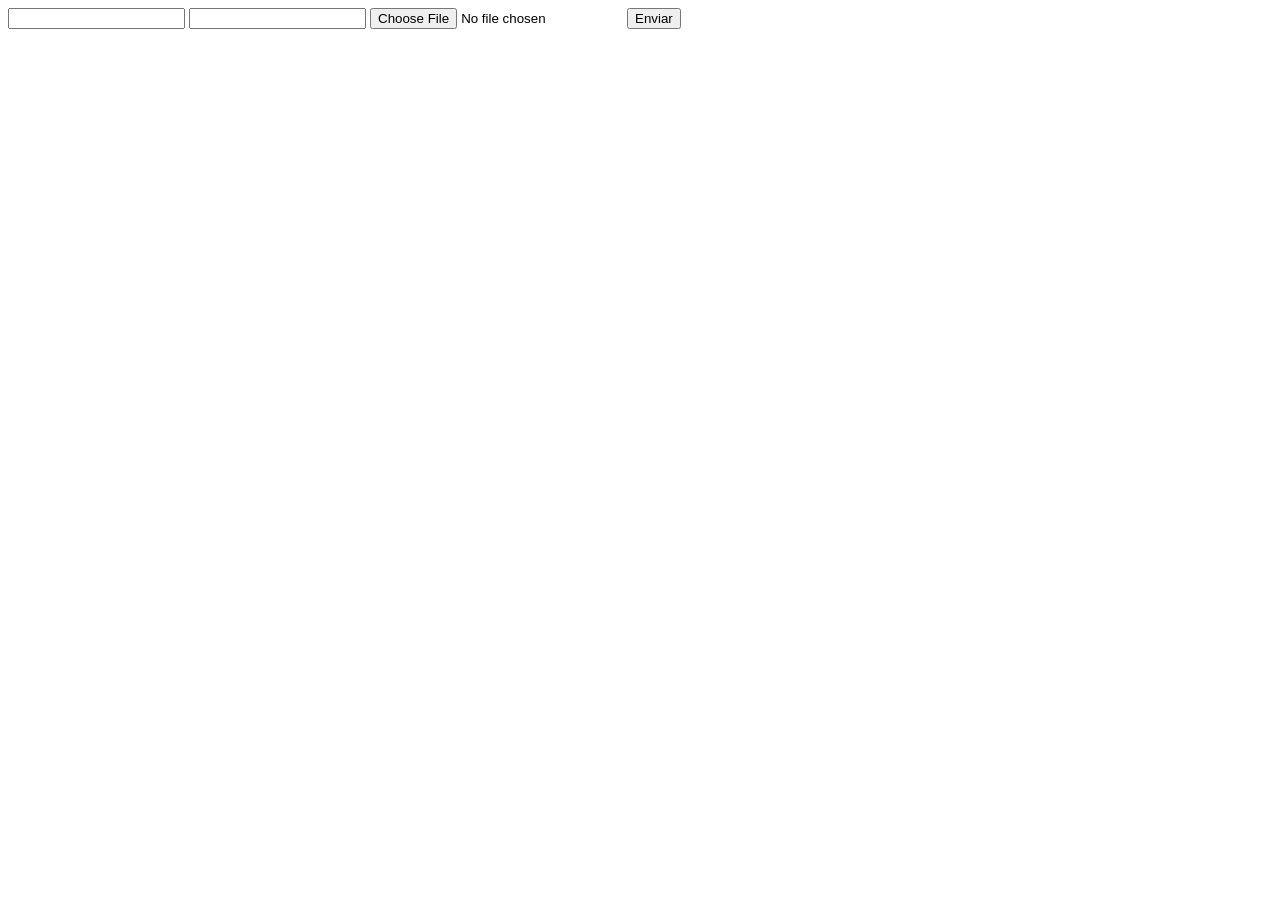
<file: DOCUMENTOS_DE_APOIO/exemplo_de_upload_de_arquivo/public/index.html>
<!DOCTYPE html>
<html lang="en">

<head>
  <meta charset="UTF-8">
  <meta http-equiv="X-UA-Compatible" content="IE=edge">
  <meta name="viewport" content="width=device-width, initial-scale=1.0">
  <title>Upload</title>
</head>

<body>

  <div>
    <input name="nome" id="nome" type="text" />
    <input name="email" id="email" type="url" />
    <input name="foto" id="foto" type="file" />
    <button onclick="enviar()">Enviar</button>
  </div>

  <div id="container"></div>
</body>

</html>

<script>
  function enviar() {
    const formData = new FormData();
    formData.append('foto', foto.files[0])
    formData.append('nome', nome.value)
    formData.append('email', email.value)

    fetch("/usuarios/cadastro", {
      method: "POST",
      body: formData
    })
      .then(res => {
        window.location = "./perfil.html"
      })
      .catch(err => {
        console.log(err);
      })
  }
</script>
</file>
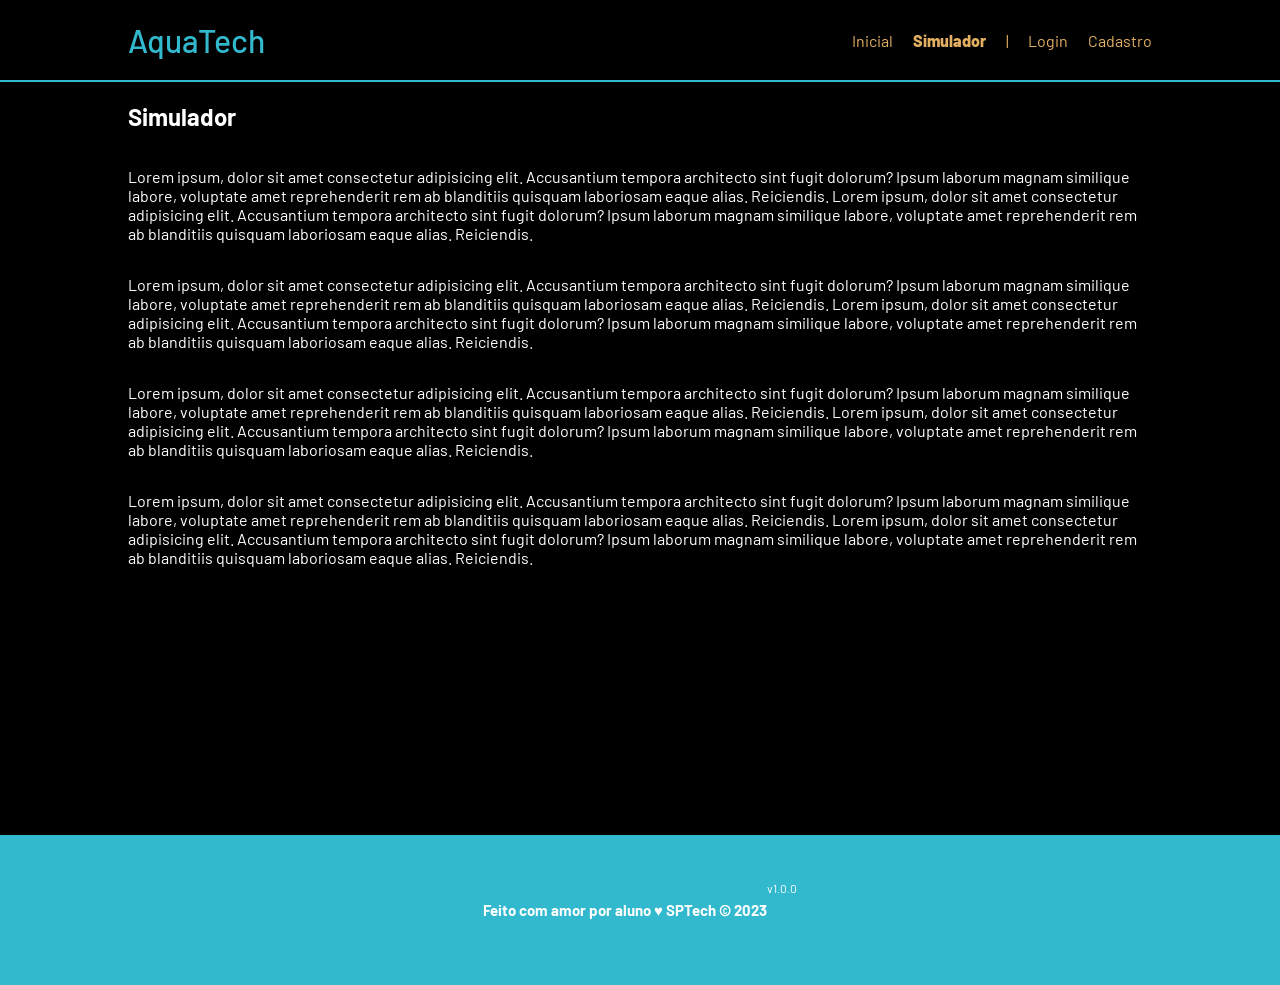
<file: public/simulador.html>
<!DOCTYPE html>
<html lang="pt-br">

<head>
    <meta charset="UTF-8">
    <meta http-equiv="X-UA-Compatible" content="IE=edge">
    <meta name="viewport" content="width=device-width, initial-scale=1.0">

    <title>AquaTech | Simulador</title>

    <script src="./js/sessao.js"></script>

    <link rel="stylesheet" href="./css/estilo.css">
    <link rel="icon" href="./assets/icon/favicon2.ico">
    <link rel="preconnect" href="https://fonts.gstatic.com">
</head>

<body>

    <!--header inicio-->
    <div class="header">
        <div class="container">
            <h1 class="titulo">AquaTech</h1>
            <ul class="navbar">
                <li>
                    <a href="./index.html">Inicial</a>
                </li>
                <li class="agora">Simulador</li>
                <li>|</li>
                <li>
                    <a href="./login.html">Login</a>
                </li>
                <li>
                    <a href="./login.html">Cadastro</a>
                </li>
            </ul>
        </div>
    </div>


    <!-- simulador inicio -->
    <div class="simulador">
        <div class="container">
            <h2>Simulador</h2>
            <p>Lorem ipsum, dolor sit amet consectetur adipisicing elit. Accusantium tempora architecto sint fugit
                dolorum? Ipsum laborum magnam similique labore, voluptate amet reprehenderit rem ab blanditiis quisquam
                laboriosam eaque alias. Reiciendis. Lorem ipsum, dolor sit amet consectetur adipisicing elit.
                Accusantium tempora architecto sint fugit dolorum? Ipsum laborum magnam similique labore, voluptate amet
                reprehenderit rem ab blanditiis quisquam laboriosam eaque alias. Reiciendis.</p>
            <p>Lorem ipsum, dolor sit amet consectetur adipisicing elit. Accusantium tempora architecto sint fugit
                dolorum? Ipsum laborum magnam similique labore, voluptate amet reprehenderit rem ab blanditiis quisquam
                laboriosam eaque alias. Reiciendis. Lorem ipsum, dolor sit amet consectetur adipisicing elit.
                Accusantium tempora architecto sint fugit dolorum? Ipsum laborum magnam similique labore, voluptate amet
                reprehenderit rem ab blanditiis quisquam laboriosam eaque alias. Reiciendis.</p>
            <p>Lorem ipsum, dolor sit amet consectetur adipisicing elit. Accusantium tempora architecto sint fugit
                dolorum? Ipsum laborum magnam similique labore, voluptate amet reprehenderit rem ab blanditiis quisquam
                laboriosam eaque alias. Reiciendis. Lorem ipsum, dolor sit amet consectetur adipisicing elit.
                Accusantium tempora architecto sint fugit dolorum? Ipsum laborum magnam similique labore, voluptate amet
                reprehenderit rem ab blanditiis quisquam laboriosam eaque alias. Reiciendis.</p>
            <p>Lorem ipsum, dolor sit amet consectetur adipisicing elit. Accusantium tempora architecto sint fugit
                dolorum? Ipsum laborum magnam similique labore, voluptate amet reprehenderit rem ab blanditiis quisquam
                laboriosam eaque alias. Reiciendis. Lorem ipsum, dolor sit amet consectetur adipisicing elit.
                Accusantium tempora architecto sint fugit dolorum? Ipsum laborum magnam similique labore, voluptate amet
                reprehenderit rem ab blanditiis quisquam laboriosam eaque alias. Reiciendis.</p>

        </div>
    </div>
    <!-- simulador fim -->

    <!--footer inicio-->
    <div class="footer">
        <div class="container">
            <h4>Feito com amor por aluno &hearts; SPTech &copy; 2023</h4>
            <span class="version">v1.0.0</span>
        </div>
    </div>
    <!--footer fim-->


</body>

</html>
</file>
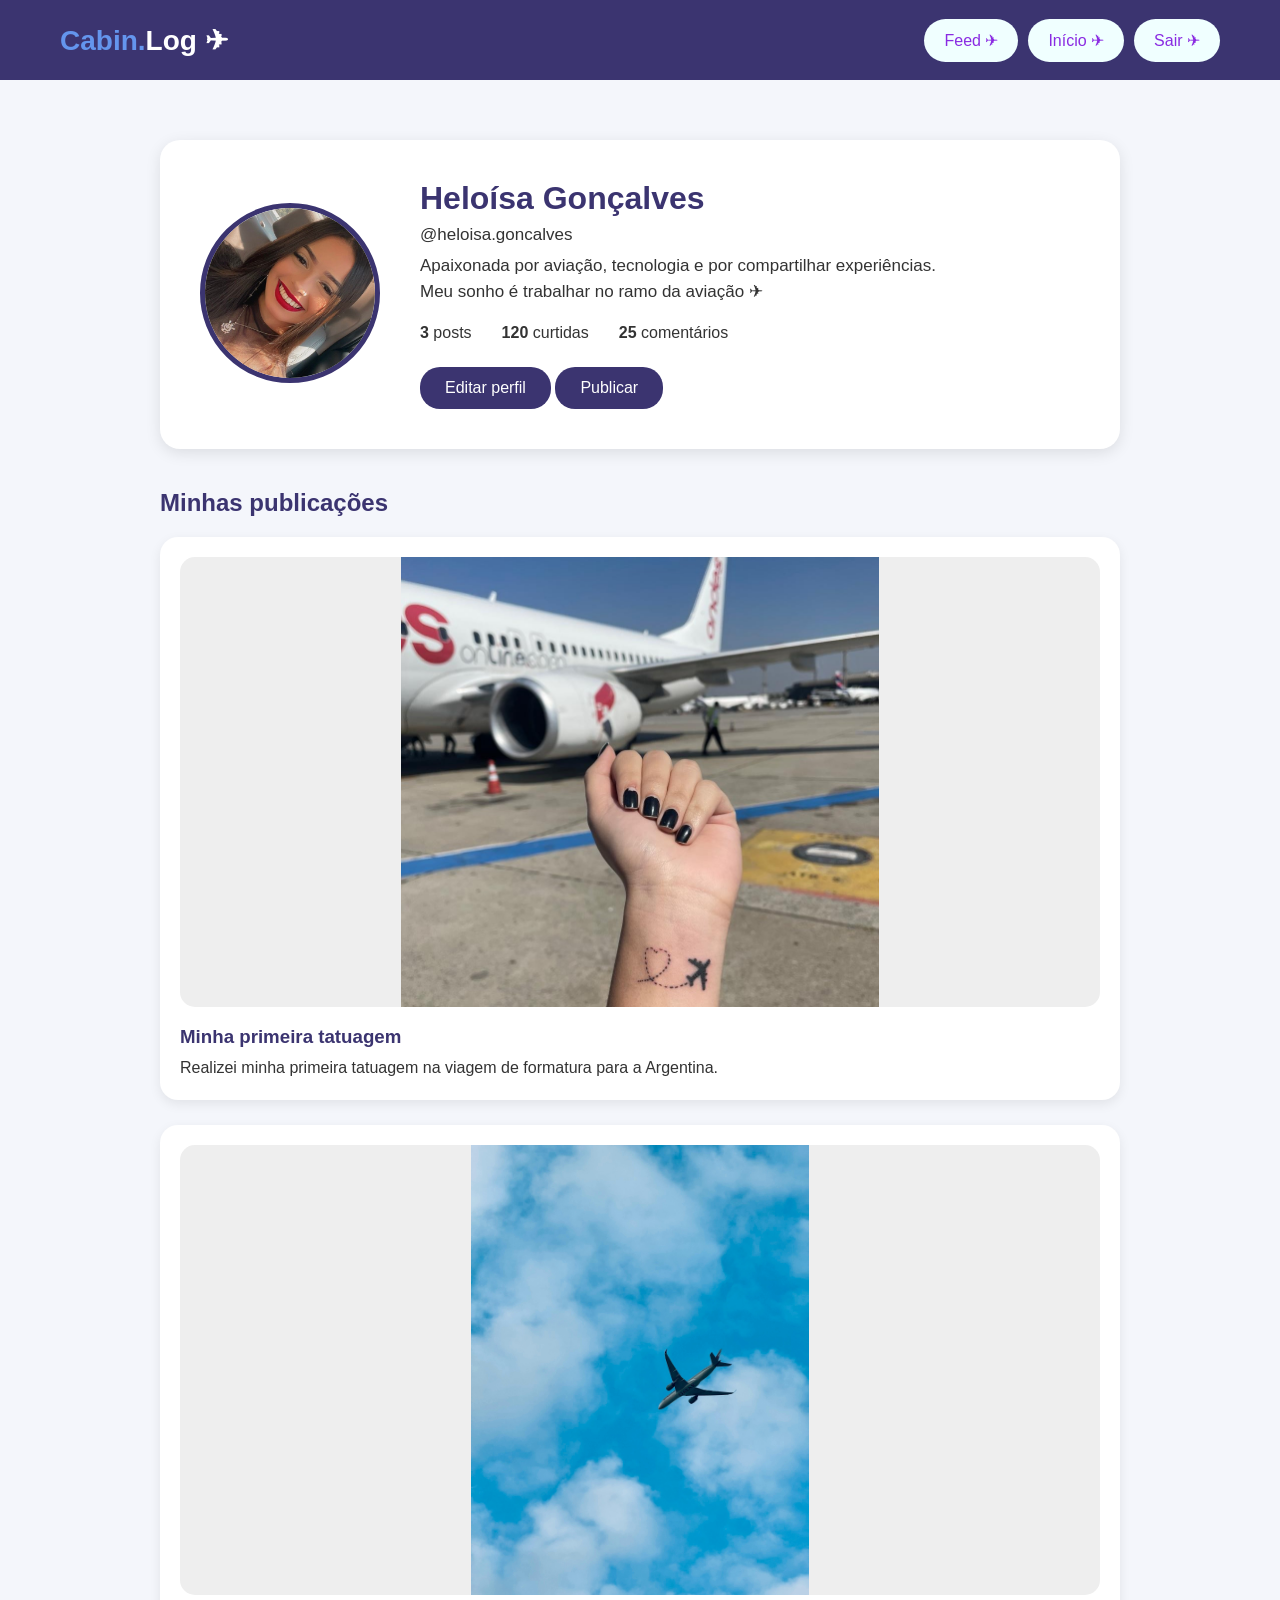
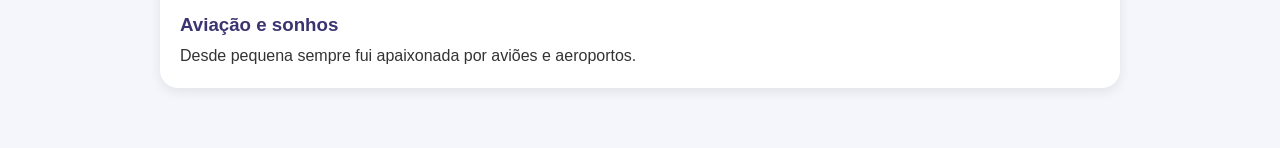
<file: public/usuario.html>
<!DOCTYPE html>
<html lang="en">
<head>
    <meta charset="UTF-8">
    <meta name="viewport" content="width=device-width, initial-scale=1.0">
    <title>Tela de perfil</title>
    <link rel="stylesheet" href="css/usuario.css">
</head>
<body>
    <header class="header">
    <div class="logo">
      <span>Cabin.</span>Log ✈
    </div>

    <nav class="menu">
      <a href="feed.html">Feed ✈</a>
      <a href="index.html">Início ✈</a>
      <a href="index.html">Sair ✈</a>
    </nav>
  </header>

  <main class="perfil-container">

    <section class="perfil-card">
      <div class="foto-perfil">
        <img src="assets/imgs/WhatsApp Image 2026-04-18 at 21.02.14.jpeg" alt="Foto de perfil">
      </div>

      <div class="info-perfil">
        <h1>Heloísa Gonçalves</h1>
        <p>@heloisa.goncalves</p>

        <p class="bio">
          Apaixonada por aviação, tecnologia e por compartilhar experiências.
          Meu sonho é trabalhar no ramo da aviação ✈
        </p>

        <div class="dados">
          <span><b>3</b> posts</span>
          <span><b>120</b> curtidas</span>
          <span><b>25</b> comentários</span>
        </div>

        <button onclick="editarPerfil()"class="botao-editar">Editar perfil</button>
        <button onclick="publicar()" class="botao-publicar">Publicar</button>
      </div>
    </section>

    <h2 class="titulo-posts">Minhas publicações</h2>

    <section class="posts-perfil">

      <div class="post">
        <img src="assets/imgs/WhatsApp Image 2026-05-16 at 19.45.46.jpeg" alt="Post">
        <h3>Minha primeira tatuagem</h3>
        <p>Realizei minha primeira tatuagem na viagem de formatura para a Argentina.</p>
      </div>

      <div class="post">
        <img src="assets/imgs/aviao.jpg" alt="Post">
        <h3>Aviação e sonhos</h3>
        <p>Desde pequena sempre fui apaixonada por aviões e aeroportos.</p>
      </div>

    </section>

  </main>

</body>
</html>
</file>
<file: public/css/estilo.css>
@import url('https://fonts.googleapis.com/css2?family=Barlow:ital,wght@0,100;0,200;0,300;0,400;0,500;0,600;0,700;0,800;0,900;1,100;1,200;1,300;1,400;1,500;1,600;1,700;1,800;1,900&display=swap');

body {
  margin: 0;
  padding: 0;
  font-family: 'Barlow', 'Segoe UI', 'Segoe UI', Tahoma, Geneva, Verdana, sans-serif;
  background-color: black;
}

:root {
  --tamanho-header: 80px;
  --tamanho-banner: calc(100vh - var(--tamanho-header) - var(--tamanho-footer) - 2px);
  --tamanho-simulador: calc(100vh - var(--tamanho-header) - var(--tamanho-footer) - 2px);
  --tamanho-login: calc(100vh - var(--tamanho-header) - var(--tamanho-footer) - 2px);
  --tamanho-footer: 65px;
}

.container {
  display: flex;
  width: 80%;
  margin: auto;
}

.header {
  height: var(--tamanho-header);
  border-bottom: 2px solid #32b9cd;
}

.header .container {
  justify-content: space-between;
  align-items: center;
  height: 100%;
}

.header a {
  text-decoration: none;
  color: #e3b062;
}

.agora {
  font-weight: 800;
}

.navbar {
  width: 300px;
  display: flex;
  align-items: center;
  justify-content: space-between;
  list-style: none;
  color: #e3b062;
}

.titulo {
  color: #32b9cd;
  width: fit-content;
  font-weight: 500;
}

.header h1 {
  margin: 0;
}

/* BANNER */

.banner {
  height: var(--tamanho-banner);
  color: white;
  background-image: url('../assets/imgs/bg-jelly-fish-para-home.png');
  background-size: cover;
}

.banner .container {
  justify-content: center;
  align-items: center;
  height: 100%;
}

.banner .container p {
  width: 50%;
  margin: 0;
  padding: 0;
  font-size: 36px;
}

.banner .container span {
  font-weight: 800;
}

/* MISSÃO VISÃO VALORES */

.social {
  background-color: #e5e5e5;
  display: flex;
}

.social .container {
  justify-content: center;
}

.box img {
  width: 170px;
}

.social .container .boxes {
  display: flex;
  justify-content: space-between;
  width: 100%;
  padding: 30px 0;
}

.social p {
  text-align: center;
}

.box {
  display: flex;
  flex-direction: column;
  align-items: center;
}

/* FOOTER */

.footer {
  background-color: #32b9cd;
  height: 150px;
  color: #fff;
  display: flex;
  font-size: 15px;
}

.footer .container {
  justify-content: center;
  text-align: center;
}

.footer .container .version {
  font-size: 12px;
}

/* LOGIN */

.login {
  height: var(--tamanho-login);
  background-image: url('../assets/imgs/bg-jelly-fish-para-home.png');
  background-size: cover;
}

.login .container {
  justify-content: center;
  align-items: center;
  height: 100%;
}

.card {
  width: 50%;
  background-color: #e5e5e5;
  border-radius: 10px;
  display: flex;
  align-items: center;
  justify-content: space-evenly;
  color: palevioletred;
  flex-direction: column;
  height: fit-content;
  padding: 20px 0;
}

.card h2 {
  margin: 0;
  font-size: 30px;
}

.formulario {
  display: flex;
  height: 90%;
  width: 80%;
  justify-content: space-around;
  flex-direction: column;
}

.formulario span {
  font-size: 15px;
  font-weight: 800;
}

.formulario input {
  border: 2px solid #32b9cd;
  text-align: center;
  border-radius: 10px;
  margin: 0;
}

.formulario select {
  border: 2px solid #32b9cd;
  background-color: white;
  color: gray;
  height: 36px;
  text-align: center;
  border-radius: 10px;
  margin: 0;
}

.campo {
  display: flex;
  flex-direction: column;
  justify-content: start;
  padding: 5px 0;
}

.botao {
  cursor: pointer;
  font-family: "Barlow", sans-serif;
  border: 0;
  border-radius: 5px;
  font-weight: 600;
  font-size: 18px;
  color: #fff;
  background-color: #ED145B;
  width: 120px;
  height: 30px;
  align-self: center;
  margin-top: 20px;
}

.loading-div {
  width: 50px;
  display: none;
}

.loading-div img {
  height: 50px;
  width: 50px;
}

#div_erros_login {
  display: none
}

/* FORMULARIO */

.alerta_erro{
  display: flex;
  justify-content: flex-end;
}

.card_erro {
  display: none;
  background-color: #fff;
  color: black;
  width: 230px;
  position: fixed;
  border-radius: 4px;
  border: #ED145B 3px solid;
  padding: 10px;
  margin-right: 10%;
}

.card_erro #mensagem_erro{
  font-weight: 500;
  font-size: 20px;
}

.formulario .tipo_campo {
  font-size: 20px;
  font-weight: 600 !important;
}

.formulario {
  display: flex;
  flex-direction: column;
}

input {
  margin-bottom: 10px;
  border: 2px solid #32b9cd;
  padding: 10px;
  text-align: center;
  border-radius: 10px;
}

.btn {
  font-family: "Barlow", sans-serif;
  border: 0;
  border-radius: 5px;
  font-weight: 600;
  font-size: 18px;
  padding: 10px 15px;
  color: white;
  background-color: #ED145B;
  width: 120px;
  align-self: center;
  margin-top: 5px;
}

.loading-div {
  width: 50px;
  margin: auto;
  display: none;
}

.loading-div img {
  height: 50px;
  width: 50px;
}

/* SIMULADOR */

.simulador {
  color: white;
}

.simulador .container {
  flex-direction: column;
  overflow: scroll; 
  height: var(--tamanho-simulador);
}

/* ALERTA */

#alerta {
  position: absolute;
  right: 0;
  bottom: 0;
}

.mensagem-alarme {
  background-color: white;
  border-radius: 5px;
  width: 300px;
  height: 80px;
  margin: 10px;
  padding: 10px 0;
  display: flex;
  justify-content: space-evenly;
  align-items: center;
}

.mensagem-alarme h3 {
  font-size: 14px;
  margin: 0;
}

.mensagem-alarme .informacao {
  width: 66%;
}

.alarme-sino {
  width: 48px;
  height: 48px;
  animation-name: bell;
  animation-duration: 4s;
  background-image: url('https://cdn-icons-png.flaticon.com/512/1157/1157000.png');
  background-size: cover;
  animation-iteration-count: infinite;
}

@keyframes bell {
  0%   {transform: rotate(25deg)}
  25%  {transform: rotate(-25deg)}
  50%  {transform: rotate(25deg)}
  75%  {transform: rotate(-25deg)}
  100% {transform: rotate(25deg)}
}
</file>
<file: public/css/usuario.css>
* {
  margin: 0;
  padding: 0;
  box-sizing: border-box;
  font-family: Arial, Helvetica, sans-serif;
}

body {
  background-color: #f4f6fb;
  color: #333;
}

.header {
  height: 80px;
  background-color: rgb(59, 52, 112);
  display: flex;
  align-items: center;
  justify-content: space-between;
  padding: 0 60px;
  color: white;
}

.logo {
  font-size: 28px;
  font-weight: bold;
}

.logo span {
  color: cornflowerblue;
}

.menu {
   display: flex;
  gap: 10px;
  align-items: center;
}

.menu a {
   background-color: azure;
  color: blueviolet;
  text-decoration: none;
  padding: 12px 20px;
  border-radius: 999px; 
  font-size: 16px;
  transition: 0.3s;
}

.menu a:hover {
  transform: scale(1.05);
  opacity: 0.9;
}

.perfil-container {
  max-width: 1000px;
  margin: 40px auto;
  padding: 20px;
}

.perfil-card {
  background-color: white;
  border-radius: 20px;
  padding: 40px;
  display: flex;
  gap: 40px;
  align-items: center;
  box-shadow: 0 4px 15px rgba(0,0,0,0.1);
}

.foto-perfil img {
  width: 180px;
  height: 180px;
  border-radius: 50%;
  object-fit: cover;
  border: 5px solid rgb(59, 52, 112);
}

.info-perfil h1 {
  font-size: 32px;
  color: rgb(59, 52, 112);
}

.info-perfil p {
  margin-top: 8px;
  font-size: 17px;
}

.bio {
  max-width: 550px;
  line-height: 1.5;
}

.dados {
  display: flex;
  gap: 30px;
  margin-top: 20px;
}

.botao-editar {
  margin-top: 25px;
  padding: 12px 25px;
  border: none;
  border-radius: 20px;
  background-color: rgb(59, 52, 112);
  color: white;
  cursor: pointer;
  font-size: 16px;
}

.botao-publicar {
  margin-top: 25px;
  padding: 12px 25px;
  border: none;
  border-radius: 20px;
  background-color: rgb(59, 52, 112);
  color: white;
  cursor: pointer;
  font-size: 16px;
}

.titulo-posts {
  margin: 40px 0 20px;
  color: rgb(59, 52, 112);
}

.posts-perfil {
  display: flex;
  flex-direction: column;
  gap: 25px;
}

.post {
  background-color: white;
  border-radius: 18px;
  padding: 20px;
  box-shadow: 0 4px 12px rgba(0,0,0,0.08);
}

.post img {
  width: 100%;
  max-height: 450px;
  object-fit: contain;
  border-radius: 15px;
  background-color: #eee;
}

.post h3 {
  margin-top: 15px;
  color: rgb(59, 52, 112);
}

.post p {
  margin-top: 8px;
  line-height: 1.5;
}
</file>
